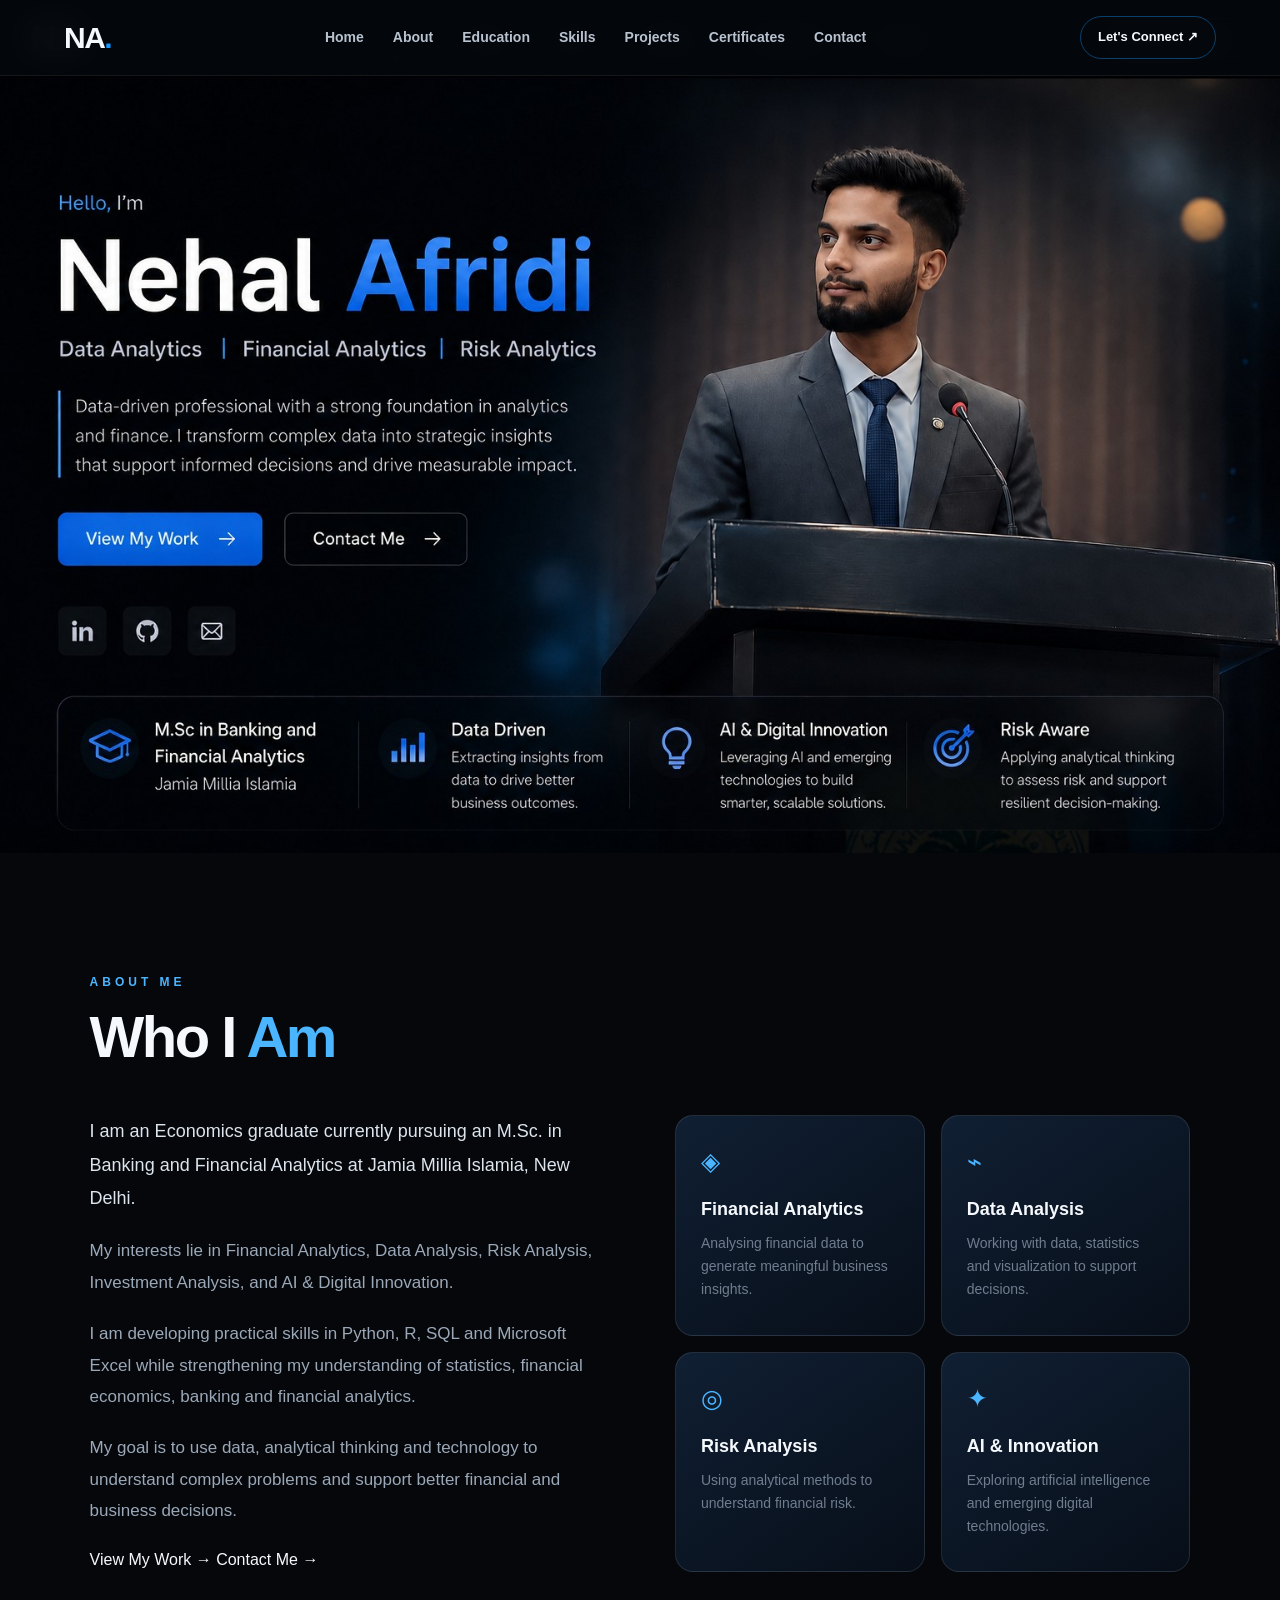
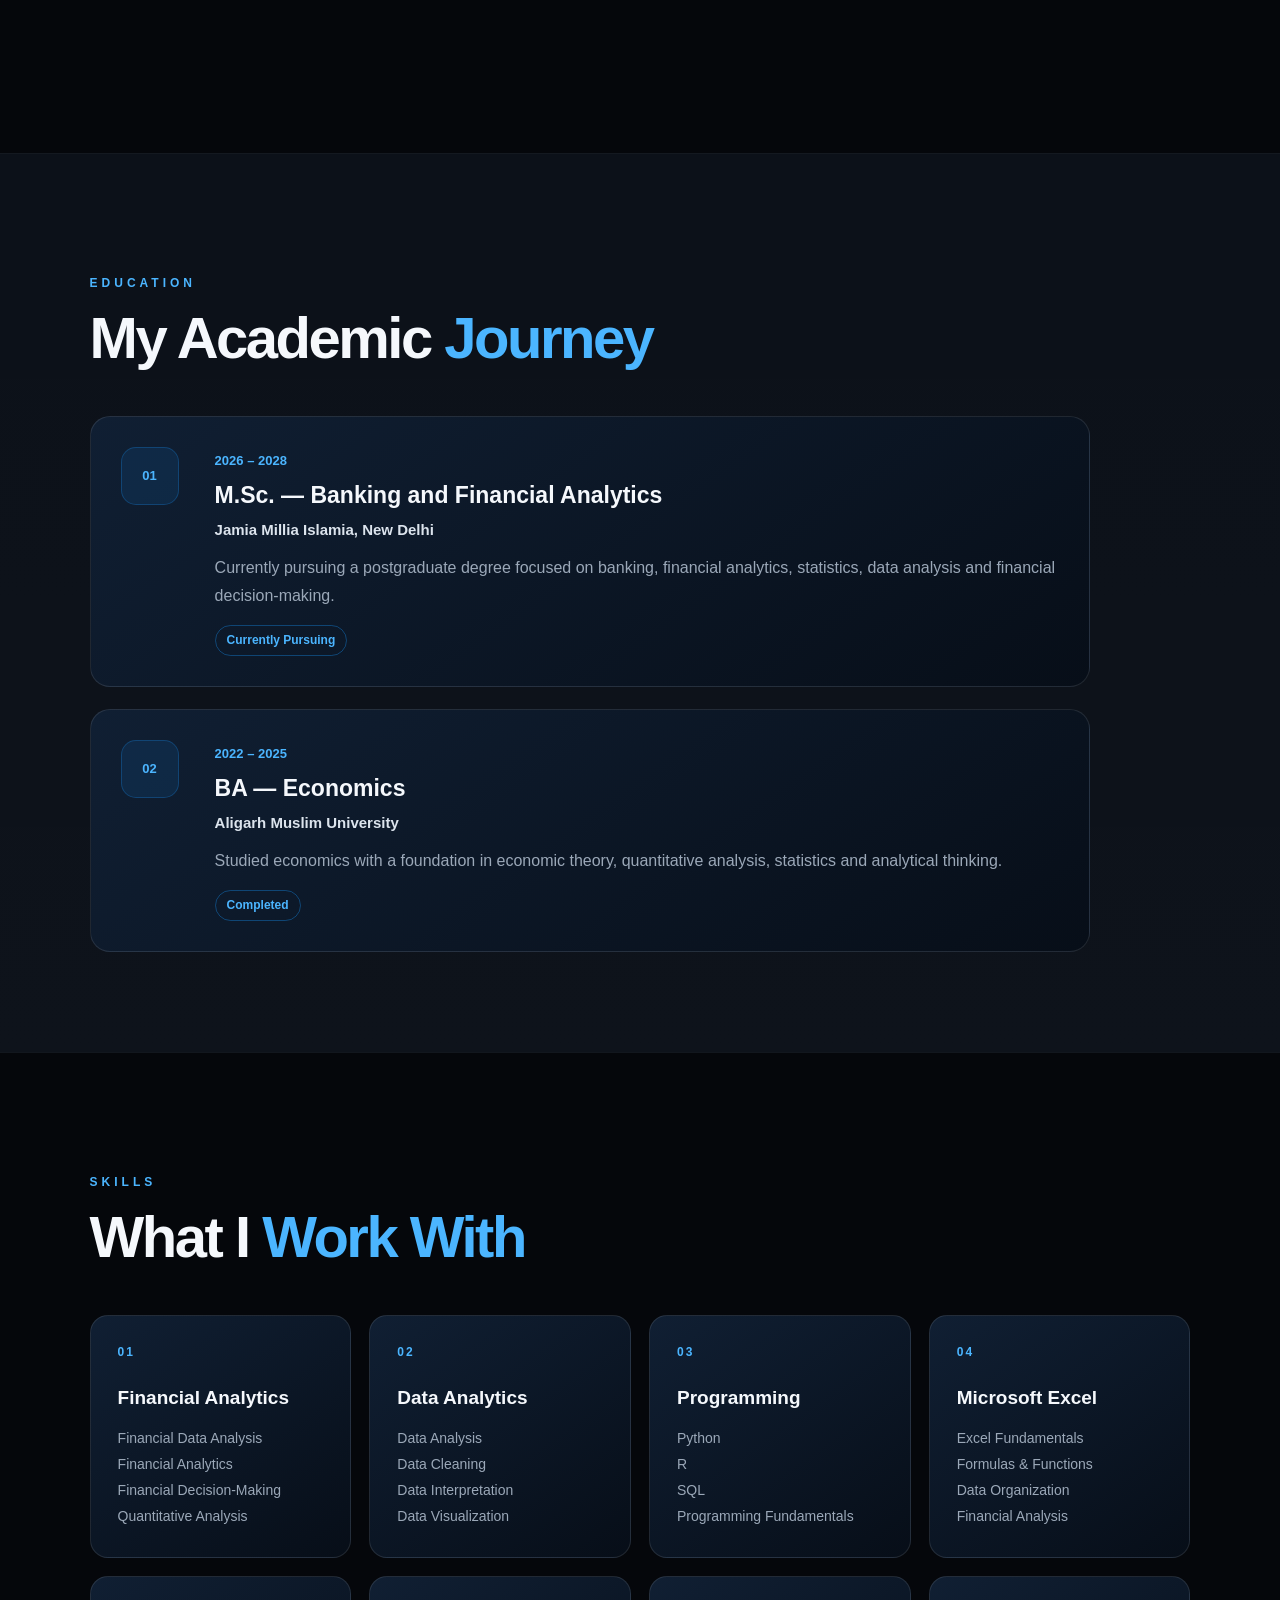
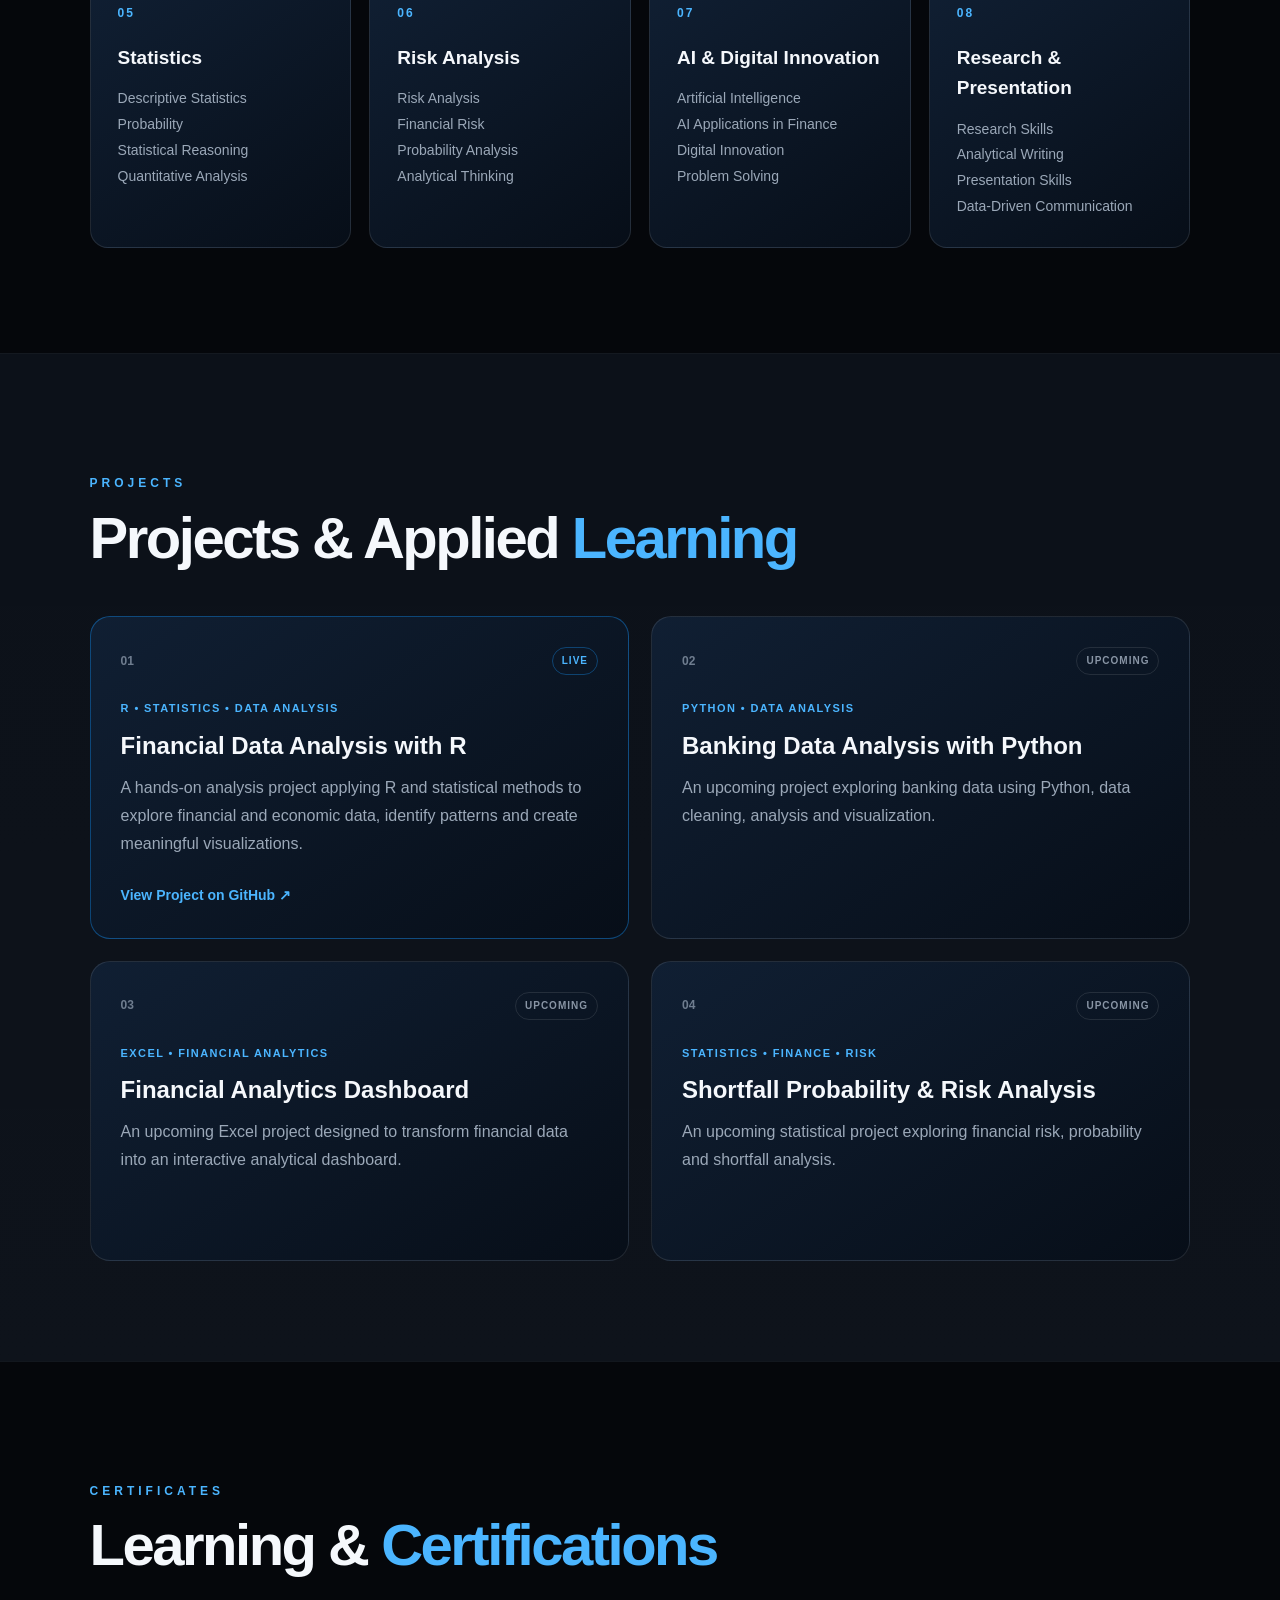
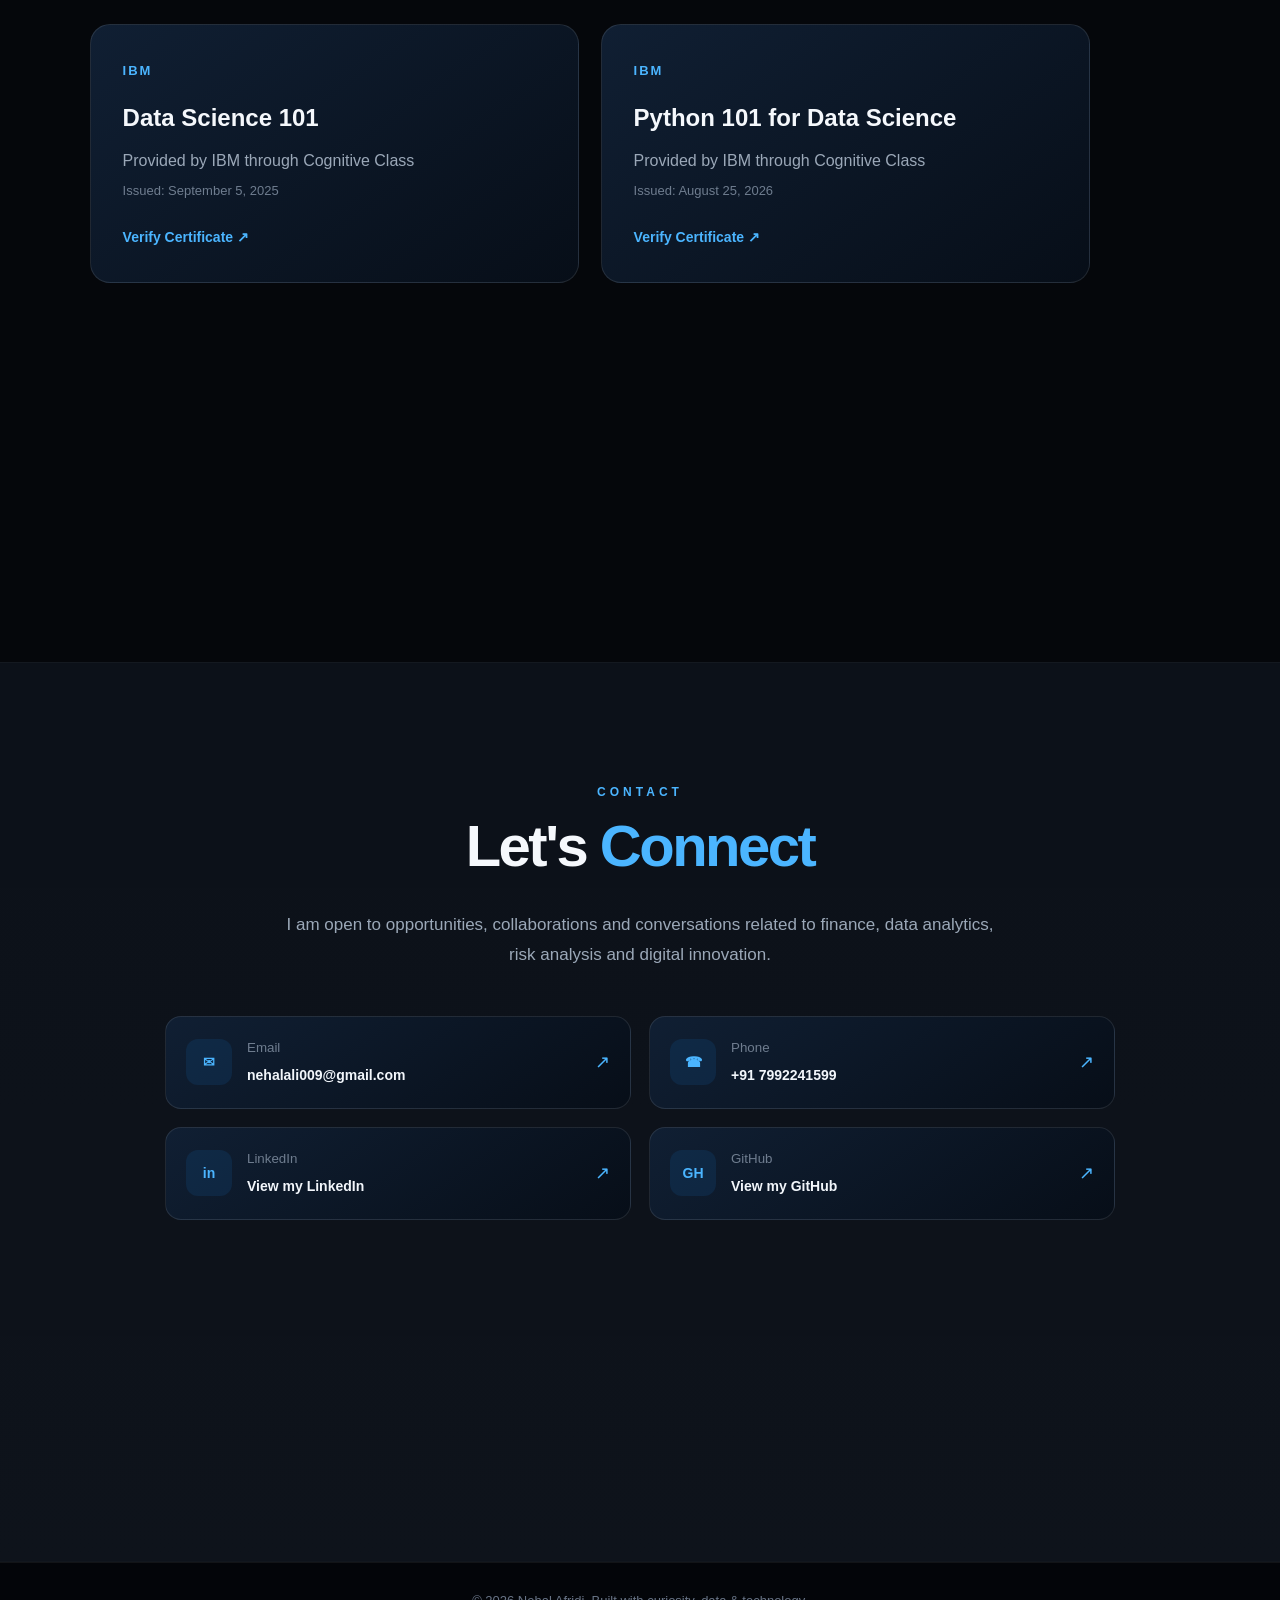
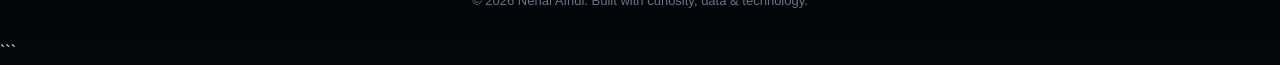
<file: index.html>
<!DOCTYPE html>
<html lang="en">
<head>
    <meta charset="UTF-8">
    <meta name="viewport" content="width=device-width, initial-scale=1.0">

    <meta name="description"
          content="Nehal Afridi — Banking & Financial Analytics, Data Analytics, Risk Analysis and AI & Digital Innovation.">

    <title>Nehal Afridi | Banking & Financial Analytics</title>

    <link rel="stylesheet" href="style.css">
</head>

<body>

<!-- =========================
     COVER PAGE
========================= -->

<section id="home" class="cover-section">

    <div class="cover-wrapper">

        <img
            src="cover-page.png"
            class="cover-image"
            alt="Nehal Afridi Portfolio Cover"
        >

        <!-- Invisible buttons over your cover image -->
        <div class="cover-hotspots">

            <a href="#home"
               class="hotspot nav-home"
               aria-label="Home"></a>

            <a href="#about"
               class="hotspot nav-about"
               aria-label="About"></a>

            <a href="#education"
               class="hotspot nav-education"
               aria-label="Education"></a>

            <a href="#skills"
               class="hotspot nav-skills"
               aria-label="Skills"></a>

            <a href="#projects"
               class="hotspot nav-projects"
               aria-label="Projects"></a>

            <a href="#certificates"
               class="hotspot nav-certificates"
               aria-label="Certificates"></a>

            <a href="#contact"
               class="hotspot nav-contact"
               aria-label="Contact"></a>


            <!-- Cover buttons -->

            <a href="#projects"
               class="hotspot work-button"
               aria-label="View My Work"></a>

            <a href="#contact"
               class="hotspot contact-button"
               aria-label="Contact Me"></a>


            <!-- Social icons -->

            <a href="https://www.linkedin.com/in/nehal-afridi-07728b222"
               target="_blank"
               rel="noopener noreferrer"
               class="hotspot linkedin-button"
               aria-label="LinkedIn"></a>

            <a href="https://github.com/nehalafridi"
               target="_blank"
               rel="noopener noreferrer"
               class="hotspot github-button"
               aria-label="GitHub"></a>

            <a href="mailto:nehalali009@gmail.com"
               class="hotspot email-button"
               aria-label="Email"></a>

        </div>

    </div>

</section>


<!-- =========================
     FIXED NAVIGATION
========================= -->

<header class="site-header" id="siteHeader">

    <a href="#home"
       class="logo"
       aria-label="Home">

        NA<span>.</span>

    </a>


    <button
        class="menu-toggle"
        id="menuToggle"
        aria-label="Open menu"
        aria-expanded="false">

        <span></span>
        <span></span>
        <span></span>

    </button>


    <nav class="site-nav" id="siteNav">

        <a href="#home">Home</a>

        <a href="#about">About</a>

        <a href="#education">Education</a>

        <a href="#skills">Skills</a>

        <a href="#projects">Projects</a>

        <a href="#certificates">Certificates</a>

        <a href="#contact">Contact</a>

    </nav>


    <a href="#contact"
       class="header-button">

        Let's Connect
        <span>↗</span>

    </a>

</header>



<main>


<!-- =========================
     ABOUT
========================= -->

<section id="about" class="section">

    <div class="section-container">

        <p class="section-label">
            ABOUT ME
        </p>

        <h2 class="section-title">
            Who I <span>Am</span>
        </h2>


        <div class="about-grid">

            <div class="about-text">

                <p>
                    I am an Economics graduate currently pursuing an
                    M.Sc. in Banking and Financial Analytics at
                    Jamia Millia Islamia, New Delhi.
                </p>

                <p>
                    My interests lie in Financial Analytics,
                    Data Analysis, Risk Analysis, Investment Analysis,
                    and AI & Digital Innovation.
                </p>

                <p>
                    I am developing practical skills in Python, R,
                    SQL and Microsoft Excel while strengthening my
                    understanding of statistics, financial economics,
                    banking and financial analytics.
                </p>

                <p>
                    My goal is to use data, analytical thinking and
                    technology to understand complex problems and
                    support better financial and business decisions.
                </p>
                <div class="section-buttons">

    <a href="#projects" class="professional-btn primary-btn">
        View My Work
        <span>→</span>
    </a>

    <a href="#contact" class="professional-btn secondary-btn">
        Contact Me
        <span>→</span>
    </a>

</div>

            </div>


            <div class="highlight-grid">

                <article class="highlight-card">

                    <div class="icon">◈</div>

                    <h3>
                        Financial Analytics
                    </h3>

                    <p>
                        Analysing financial data to generate
                        meaningful business insights.
                    </p>

                </article>


                <article class="highlight-card">

                    <div class="icon">⌁</div>

                    <h3>
                        Data Analysis
                    </h3>

                    <p>
                        Working with data, statistics and
                        visualization to support decisions.
                    </p>

                </article>


                <article class="highlight-card">

                    <div class="icon">◎</div>

                    <h3>
                        Risk Analysis
                    </h3>

                    <p>
                        Using analytical methods to understand
                        financial risk.
                    </p>

                </article>


                <article class="highlight-card">

                    <div class="icon">✦</div>

                    <h3>
                        AI & Innovation
                    </h3>

                    <p>
                        Exploring artificial intelligence and
                        emerging digital technologies.
                    </p>

                </article>

            </div>

        </div>

    </div>

</section>



<!-- =========================
     EDUCATION
========================= -->

<section id="education" class="section section-dark">

    <div class="section-container">

        <p class="section-label">
            EDUCATION
        </p>

        <h2 class="section-title">
            My Academic <span>Journey</span>
        </h2>


        <div class="education-list">


            <article class="education-card">

                <div class="education-number">
                    01
                </div>

                <div>

                    <span class="education-year">
                        2026 – 2028
                    </span>

                    <h3>
                        M.Sc. — Banking and Financial Analytics
                    </h3>

                    <h4>
                        Jamia Millia Islamia, New Delhi
                    </h4>

                    <p>
                        Currently pursuing a postgraduate degree
                        focused on banking, financial analytics,
                        statistics, data analysis and financial
                        decision-making.
                    </p>

                    <span class="status">
                        Currently Pursuing
                    </span>

                </div>

            </article>



            <article class="education-card">

                <div class="education-number">
                    02
                </div>

                <div>

                    <span class="education-year">
                        2022 – 2025
                    </span>

                    <h3>
                        BA — Economics
                    </h3>

                    <h4>
                        Aligarh Muslim University
                    </h4>

                    <p>
                        Studied economics with a foundation in
                        economic theory, quantitative analysis,
                        statistics and analytical thinking.
                    </p>

                    <span class="status">
                        Completed
                    </span>

                </div>

            </article>


        </div>

    </div>

</section>



<!-- =========================
     SKILLS
========================= -->

<section id="skills" class="section">

    <div class="section-container">

        <p class="section-label">
            SKILLS
        </p>

        <h2 class="section-title">
            What I <span>Work With</span>
        </h2>


        <div class="skills-grid">


            <article class="skill-card">

                <span>01</span>

                <h3>
                    Financial Analytics
                </h3>

                <p>
                    Financial Data Analysis<br>
                    Financial Analytics<br>
                    Financial Decision-Making<br>
                    Quantitative Analysis
                </p>

            </article>


            <article class="skill-card">

                <span>02</span>

                <h3>
                    Data Analytics
                </h3>

                <p>
                    Data Analysis<br>
                    Data Cleaning<br>
                    Data Interpretation<br>
                    Data Visualization
                </p>

            </article>


            <article class="skill-card">

                <span>03</span>

                <h3>
                    Programming
                </h3>

                <p>
                    Python<br>
                    R<br>
                    SQL<br>
                    Programming Fundamentals
                </p>

            </article>


            <article class="skill-card">

                <span>04</span>

                <h3>
                    Microsoft Excel
                </h3>

                <p>
                    Excel Fundamentals<br>
                    Formulas & Functions<br>
                    Data Organization<br>
                    Financial Analysis
                </p>

            </article>


            <article class="skill-card">

                <span>05</span>

                <h3>
                    Statistics
                </h3>

                <p>
                    Descriptive Statistics<br>
                    Probability<br>
                    Statistical Reasoning<br>
                    Quantitative Analysis
                </p>

            </article>


            <article class="skill-card">

                <span>06</span>

                <h3>
                    Risk Analysis
                </h3>

                <p>
                    Risk Analysis<br>
                    Financial Risk<br>
                    Probability Analysis<br>
                    Analytical Thinking
                </p>

            </article>


            <article class="skill-card">

                <span>07</span>

                <h3>
                    AI & Digital Innovation
                </h3>

                <p>
                    Artificial Intelligence<br>
                    AI Applications in Finance<br>
                    Digital Innovation<br>
                    Problem Solving
                </p>

            </article>


            <article class="skill-card">

                <span>08</span>

                <h3>
                    Research & Presentation
                </h3>

                <p>
                    Research Skills<br>
                    Analytical Writing<br>
                    Presentation Skills<br>
                    Data-Driven Communication
                </p>

            </article>


        </div>

    </div>

</section>



<!-- =========================
     PROJECTS
========================= -->

<section id="projects" class="section section-dark">

    <div class="section-container">

        <p class="section-label">
            PROJECTS
        </p>

        <h2 class="section-title">
            Projects & Applied <span>Learning</span>
        </h2>


        <div class="projects-grid">


            <article class="project-card featured">

                <div class="project-top">

                    <span>
                        01
                    </span>

                    <span class="project-status">
                        LIVE
                    </span>

                </div>


                <p class="project-category">
                    R • STATISTICS • DATA ANALYSIS
                </p>

                <h3>
                    Financial Data Analysis with R
                </h3>

                <p>
                    A hands-on analysis project applying R and
                    statistical methods to explore financial and
                    economic data, identify patterns and create
                    meaningful visualizations.
                </p>

                <a
                    href="https://github.com/nehalafridi"
                    target="_blank"
                    rel="noopener noreferrer">

                    View Project on GitHub
                    <span>↗</span>

                </a>

            </article>



            <article class="project-card">

                <div class="project-top">

                    <span>
                        02
                    </span>

                    <span class="project-status upcoming">
                        UPCOMING
                    </span>

                </div>

                <p class="project-category">
                    PYTHON • DATA ANALYSIS
                </p>

                <h3>
                    Banking Data Analysis with Python
                </h3>

                <p>
                    An upcoming project exploring banking data
                    using Python, data cleaning, analysis and
                    visualization.
                </p>

            </article>



            <article class="project-card">

                <div class="project-top">

                    <span>
                        03
                    </span>

                    <span class="project-status upcoming">
                        UPCOMING
                    </span>

                </div>

                <p class="project-category">
                    EXCEL • FINANCIAL ANALYTICS
                </p>

                <h3>
                    Financial Analytics Dashboard
                </h3>

                <p>
                    An upcoming Excel project designed to
                    transform financial data into an interactive
                    analytical dashboard.
                </p>

            </article>



            <article class="project-card">

                <div class="project-top">

                    <span>
                        04
                    </span>

                    <span class="project-status upcoming">
                        UPCOMING
                    </span>

                </div>

                <p class="project-category">
                    STATISTICS • FINANCE • RISK
                </p>

                <h3>
                    Shortfall Probability & Risk Analysis
                </h3>

                <p>
                    An upcoming statistical project exploring
                    financial risk, probability and shortfall
                    analysis.
                </p>

            </article>


        </div>

    </div>

</section>



<!-- =========================
     CERTIFICATES
========================= -->

<section id="certificates" class="section">

    <div class="section-container">

        <p class="section-label">
            CERTIFICATES
        </p>

        <h2 class="section-title">
            Learning & <span>Certifications</span>
        </h2>


        <div class="certificate-grid">


            <article class="certificate-card">

                <span class="certificate-provider">
                    IBM
                </span>

                <h3>
                    Data Science 101
                </h3>

                <p>
                    Provided by IBM through Cognitive Class
                </p>

                <span class="certificate-date">
                    Issued: September 5, 2025
                </span>

                <a
                    href="https://courses.cognitiveclass.ai/certificates/babfd68a8c654eea9ab80afb32810629"
                    target="_blank"
                    rel="noopener noreferrer">

                    Verify Certificate
                    <span>↗</span>

                </a>

            </article>



            <article class="certificate-card">

                <span class="certificate-provider">
                    IBM
                </span>

                <h3>
                    Python 101 for Data Science
                </h3>

                <p>
                    Provided by IBM through Cognitive Class
                </p>

                <span class="certificate-date">
                    Issued: August 25, 2026
                </span>

                <a
                    href="https://courses.cognitiveclass.ai/certificates/b45661bbaf0245d68fff0f317442476d"
                    target="_blank"
                    rel="noopener noreferrer">

                    Verify Certificate
                    <span>↗</span>

                </a>

            </article>


        </div>

    </div>

</section>



<!-- =========================
     CONTACT
========================= -->

<section id="contact" class="section section-dark contact-section">

    <div class="section-container">

        <p class="section-label">
            CONTACT
        </p>

        <h2 class="section-title">
            Let's <span>Connect</span>
        </h2>

        <p class="contact-intro">

            I am open to opportunities, collaborations and
            conversations related to finance, data analytics,
            risk analysis and digital innovation.

        </p>


        <div class="contact-grid">


            <a
                href="mailto:nehalali009@gmail.com"
                class="contact-card">

                <div class="contact-icon">
                    ✉
                </div>

                <div>

                    <small>
                        Email
                    </small>

                    <strong>
                        nehalali009@gmail.com
                    </strong>

                </div>

                <span class="arrow">
                    ↗
                </span>

            </a>



            <a
                href="tel:+917992241599"
                class="contact-card">

                <div class="contact-icon">
                    ☎
                </div>

                <div>

                    <small>
                        Phone
                    </small>

                    <strong>
                        +91 7992241599
                    </strong>

                </div>

                <span class="arrow">
                    ↗
                </span>

            </a>



            <a
                href="https://www.linkedin.com/in/nehal-afridi-07728b222"
                target="_blank"
                rel="noopener noreferrer"
                class="contact-card">

                <div class="contact-icon">
                    in
                </div>

                <div>

                    <small>
                        LinkedIn
                    </small>

                    <strong>
                        View my LinkedIn
                    </strong>

                </div>

                <span class="arrow">
                    ↗
                </span>

            </a>



            <a
                href="https://github.com/nehalafridi"
                target="_blank"
                rel="noopener noreferrer"
                class="contact-card">

                <div class="contact-icon">
                    GH
                </div>

                <div>

                    <small>
                        GitHub
                    </small>

                    <strong>
                        View my GitHub
                    </strong>

                </div>

                <span class="arrow">
                    ↗
                </span>

            </a>


        </div>

    </div>

</section>

</main>



<!-- =========================
     FOOTER
========================= -->

<footer>

    © 2026 Nehal Afridi.
    Built with curiosity, data & technology.

</footer>



<script src="script.js"></script>

</body>
</html>
```
</file>
<file: style.css>
/* =========================================================
   NEHAL AFRIDI — PROFESSIONAL PORTFOLIO
========================================================= */

:root {
    --background: #05070b;
    --background-two: #080d15;
    --card: #0c1522;

    --blue: #1597ff;
    --blue-light: #4bb5ff;

    --white: #f5f8fc;
    --text: #dce4ed;
    --muted: #9ba8b8;
    --muted-dark: #6f7d8f;
 
    --border: rgba(255,255,255,0.10);
    --border-blue: rgba(21,151,255,0.40);

    --shadow: 0 20px 60px rgba(0,0,0,0.35);
}


/* =========================================================
   RESET
========================================================= */

* {
    margin: 0;
    padding: 0;
    box-sizing: border-box;
}

html {
    scroll-behavior: smooth;
    scroll-padding-top: 80px;
}

body {
    min-width: 320px;
    background: var(--background);
    color: var(--white);

    font-family:
        Inter,
        Arial,
        Helvetica,
        sans-serif;

    line-height: 1.6;

    overflow-x: hidden;
}

a {
    color: inherit;
    text-decoration: none;
}

button {
    font: inherit;
}


/* =========================================================
   COVER PAGE
========================================================= */

.cover-section {
    width: 100%;
    background: #000;
    overflow: hidden;
}

.cover-wrapper {
    position: relative;
    width: 100%;
}

.cover-image {
    display: block;

    width: 100%;
    height: auto;

    max-width: 100%;

    user-select: none;
    -webkit-user-drag: none;
}


/* =========================================================
   COVER HOTSPOTS
========================================================= */

.cover-hotspots {
    position: absolute;

    top: 0;
    left: 0;

    width: 100%;
    height: 100%;

    z-index: 20;

    pointer-events: none;
}

.hotspot {
    position: absolute;

    display: block;

    background: transparent;

    pointer-events: auto;

    cursor: pointer;
}


/*
   NAVIGATION POSITIONS
*/

.nav-home {
    left: 26%;
    top: 2%;
    width: 7%;
    height: 8%;
}

.nav-about {
    left: 33%;
    top: 2%;
    width: 7%;
    height: 8%;
}

.nav-education {
    left: 40%;
    top: 2%;
    width: 9%;
    height: 8%;
}

.nav-skills {
    left: 49%;
    top: 2%;
    width: 7%;
    height: 8%;
}

.nav-projects {
    left: 56%;
    top: 2%;
    width: 7%;
    height: 8%;
}

.nav-certificates {
    left: 63%;
    top: 2%;
    width: 10%;
    height: 8%;
}

.nav-contact {
    left: 73%;
    top: 2%;
    width: 8%;
    height: 8%;
}


/*
   COVER BUTTONS
*/

.work-button {
    left: 8%;
    top: 57%;

    width: 17%;
    height: 12%;
}

.contact-button {
    left: 26%;
    top: 57%;

    width: 17%;
    height: 12%;
}


/*
   SOCIAL BUTTONS
*/

.linkedin-button {
    left: 8%;
    top: 72%;

    width: 4%;
    height: 9%;
}

.github-button {
    left: 12%;
    top: 72%;

    width: 4%;
    height: 9%;
}

.email-button {
    left: 16%;
    top: 72%;

    width: 4%;
    height: 9%;
}


/* =========================================================
   FIXED NAVIGATION
========================================================= */

.site-header {
    position: fixed;

    top: 0;
    left: 0;

    width: 100%;
    height: 76px;

    padding: 0 5%;

    display: flex;
    align-items: center;

    gap: 25px;

    background: rgba(4,7,12,0.90);

    backdrop-filter: blur(18px);
    -webkit-backdrop-filter: blur(18px);

    border-bottom: 1px solid rgba(255,255,255,0.07);

    transform: translateY(-120%);

    transition: transform 0.35s ease;

    z-index: 9999;
}

.site-header.visible {
    transform: translateY(0);
}


/* LOGO */

.logo {
    font-size: 30px;

    font-weight: 850;

    letter-spacing: -1.5px;
}

.logo span {
    color: var(--blue);
}


/* NAVIGATION */

.site-nav {
    flex: 1;

    display: flex;

    align-items: center;
    justify-content: center;

    gap: 25px;
}

.site-nav a {
    position: relative;

    padding: 8px 2px;

    color: #b9c3d0;

    font-size: 14px;

    font-weight: 650;

    transition: 0.2s ease;
}

.site-nav a:hover,
.site-nav a.active {
    color: var(--blue-light);
}

.site-nav a.active::after {
    content: "";

    position: absolute;

    left: 50%;
    bottom: -5px;

    width: 5px;
    height: 5px;

    border-radius: 50%;

    background: var(--blue-light);

    transform: translateX(-50%);
}


/* HEADER BUTTON */

.header-button {
    padding: 10px 17px;

    border: 1px solid var(--border-blue);

    border-radius: 50px;

    font-size: 13px;

    font-weight: 750;

    transition: 0.25s ease;
}

.header-button:hover {
    background: var(--blue);

    border-color: var(--blue);

    box-shadow:
        0 8px 30px rgba(21,151,255,0.25);
}


/* MOBILE MENU BUTTON */

.menu-toggle {
    display: none;

    width: 42px;
    height: 42px;

    border: 1px solid var(--border);

    background: rgba(255,255,255,0.03);

    border-radius: 10px;

    cursor: pointer;
}

.menu-toggle span {
    display: block;

    width: 18px;
    height: 2px;

    margin: 4px auto;

    background: white;

    border-radius: 5px;
}


/* =========================================================
   GENERAL SECTIONS
========================================================= */

.section {
    min-height: 100vh;

    padding: 120px 7% 100px;

    display: flex;
    align-items: flex-start;
}

.section-dark {
    background:
        linear-gradient(
            180deg,
            rgba(255,255,255,0.015),
            rgba(255,255,255,0.025)
        ),
        var(--background-two);

    border-top: 1px solid rgba(255,255,255,0.025);

    border-bottom: 1px solid rgba(255,255,255,0.025);
}

.section-container {
    width: min(1180px, 100%);

    margin: 0 auto;
}


/* SECTION TITLE */

.section-label {
    margin-bottom: 14px;

    color: var(--blue-light);

    font-size: 12px;

    font-weight: 850;

    letter-spacing: 4px;
}

.section-title {
    margin-bottom: 48px;

    font-size: clamp(38px, 5vw, 58px);

    line-height: 1.05;

    letter-spacing: -2.5px;
}

.section-title span {
    color: var(--blue-light);
}


/* =========================================================
   ABOUT
========================================================= */

.about-grid {
    display: grid;

    grid-template-columns: 1fr 1fr;

    gap: 70px;
}

.about-text {
    max-width: 650px;
}

.about-text p {
    margin-bottom: 20px;

    color: var(--muted);

    font-size: 17px;

    line-height: 1.85;
}

.about-text p:first-child {
    color: var(--text);

    font-size: 18px;
}


/* HIGHLIGHTS */

.highlight-grid {
    display: grid;

    grid-template-columns: 1fr 1fr;

    gap: 16px;
}

.highlight-card {
    min-height: 190px;

    padding: 25px;

    background:
        linear-gradient(
            145deg,
            #101f33,
            #070e18
        );

    border: 1px solid var(--border);

    border-radius: 18px;

    transition: 0.28s ease;
}

.highlight-card:hover {
    transform: translateY(-5px);

    border-color: var(--border-blue);

    box-shadow: var(--shadow);
}

.highlight-card .icon {
    margin-bottom: 14px;

    color: var(--blue-light);

    font-size: 25px;
}

.highlight-card h3 {
    margin-bottom: 8px;

    font-size: 18px;
}

.highlight-card p {
    color: var(--muted-dark);

    font-size: 14px;

    line-height: 1.65;
}


/* =========================================================
   EDUCATION
========================================================= */

.education-list {
    display: grid;

    gap: 22px;

    max-width: 1000px;
}

.education-card {
    display: grid;

    grid-template-columns: 70px 1fr;

    gap: 24px;

    padding: 30px;

    background:
        linear-gradient(
            145deg,
            #101f33,
            #070e18
        );

    border: 1px solid var(--border);

    border-radius: 20px;

    transition: 0.28s ease;
}

.education-card:hover {
    transform: translateY(-4px);

    border-color: var(--border-blue);
}

.education-number {
    width: 58px;
    height: 58px;

    display: grid;

    place-items: center;

    border-radius: 15px;

    background: rgba(21,151,255,0.10);

    border: 1px solid rgba(21,151,255,0.25);

    color: var(--blue-light);

    font-size: 13px;

    font-weight: 850;
}

.education-year {
    display: inline-block;

    margin-bottom: 9px;

    color: var(--blue-light);

    font-size: 13px;

    font-weight: 800;
}

.education-card h3 {
    margin-bottom: 7px;

    font-size: 23px;

    line-height: 1.3;
}

.education-card h4 {
    margin-bottom: 12px;

    color: #dce4ed;

    font-size: 15px;
}

.education-card p {
    color: var(--muted);

    line-height: 1.75;
}

.status {
    display: inline-block;

    margin-top: 15px;

    padding: 5px 11px;

    border: 1px solid rgba(21,151,255,0.35);

    border-radius: 50px;

    color: var(--blue-light);

    font-size: 12px;

    font-weight: 700;
}


/* =========================================================
   SKILLS
========================================================= */

.skills-grid {
    display: grid;

    grid-template-columns: repeat(4, 1fr);

    gap: 18px;
}

.skill-card {
    min-height: 220px;

    padding: 27px;

    background:
        linear-gradient(
            145deg,
            #101f33,
            #070e18
        );

    border: 1px solid var(--border);

    border-radius: 18px;

    transition: 0.28s ease;
}

.skill-card:hover {
    transform: translateY(-5px);

    border-color: var(--border-blue);

    box-shadow: var(--shadow);
}

.skill-card > span {
    display: block;

    margin-bottom: 20px;

    color: var(--blue-light);

    font-size: 12px;

    font-weight: 850;

    letter-spacing: 2px;
}

.skill-card h3 {
    margin-bottom: 13px;

    font-size: 19px;
}

.skill-card p {
    color: var(--muted);

    font-size: 14px;

    line-height: 1.85;
}


/* =========================================================
   PROJECTS
========================================================= */

.projects-grid {
    display: grid;

    grid-template-columns: 1fr 1fr;

    gap: 22px;
}

.project-card {
    min-height: 300px;

    padding: 30px;

    background:
        linear-gradient(
            145deg,
            #101f33,
            #070e18
        );

    border: 1px solid var(--border);

    border-radius: 20px;

    transition: 0.28s ease;
}

.project-card:hover {
    transform: translateY(-5px);

    border-color: var(--border-blue);

    box-shadow: var(--shadow);
}

.project-card.featured {
    border-color: var(--border-blue);
}

.project-top {
    display: flex;

    align-items: center;

    justify-content: space-between;

    margin-bottom: 25px;

    color: var(--muted-dark);

    font-size: 12px;

    font-weight: 800;
}

.project-status {
    padding: 5px 9px;

    border: 1px solid rgba(21,151,255,0.35);

    border-radius: 50px;

    color: var(--blue-light);

    font-size: 10px;

    letter-spacing: 1px;
}

.project-status.upcoming {
    color: #8995a5;

    border-color: rgba(255,255,255,0.10);
}

.project-category {
    margin-bottom: 13px;

    color: var(--blue-light);

    font-size: 11px;

    font-weight: 850;

    letter-spacing: 1.4px;
}

.project-card h3 {
    margin-bottom: 13px;

    font-size: 24px;

    line-height: 1.25;
}

.project-card > p:not(.project-category) {
    margin-bottom: 24px;

    color: var(--muted);

    line-height: 1.75;
}

.project-card a {
    color: var(--blue-light);

    font-size: 14px;

    font-weight: 750;
}

.project-card a span {
    transition: 0.2s ease;
}

.project-card a:hover span {
    display: inline-block;

    transform: translate(3px, -3px);
}


/* =========================================================
   CERTIFICATES
========================================================= */

.certificate-grid {
    display: grid;

    grid-template-columns: 1fr 1fr;

    gap: 22px;

    max-width: 1000px;
}

.certificate-card {
    padding: 32px;

    background:
        linear-gradient(
            145deg,
            #101f33,
            #070e18
        );

    border: 1px solid var(--border);

    border-radius: 20px;

    transition: 0.28s ease;
}

.certificate-card:hover {
    transform: translateY(-5px);

    border-color: var(--border-blue);
}

.certificate-provider {
    display: inline-block;

    margin-bottom: 18px;

    color: var(--blue-light);

    font-size: 13px;

    font-weight: 900;

    letter-spacing: 2px;
}

.certificate-card h3 {
    margin-bottom: 10px;

    font-size: 24px;
}

.certificate-card p {
    margin-bottom: 8px;

    color: var(--muted);
}

.certificate-date {
    display: block;

    margin-bottom: 22px;

    color: var(--muted-dark);

    font-size: 13px;
}

.certificate-card a {
    color: var(--blue-light);

    font-size: 14px;

    font-weight: 750;
}


/* =========================================================
   CONTACT
========================================================= */

.contact-section {
    text-align: center;
}

.contact-intro {
    max-width: 720px;

    margin: -15px auto 45px;

    color: var(--muted);

    font-size: 17px;

    line-height: 1.8;
}

.contact-grid {
    display: grid;

    grid-template-columns: 1fr 1fr;

    gap: 18px;

    max-width: 950px;

    margin: auto;

    text-align: left;
}

.contact-card {
    display: flex;

    align-items: center;

    gap: 15px;

    min-height: 92px;

    padding: 20px;

    background:
        linear-gradient(
            145deg,
            #101f33,
            #070e18
        );

    border: 1px solid var(--border);

    border-radius: 16px;

    transition: 0.28s ease;
}

.contact-card:hover {
    transform: translateY(-4px);

    border-color: var(--border-blue);
}

.contact-icon {
    width: 46px;
    height: 46px;

    flex: 0 0 46px;

    display: grid;

    place-items: center;

    border-radius: 12px;

    background: rgba(21,151,255,0.10);

    color: var(--blue-light);

    font-size: 14px;

    font-weight: 850;
}

.contact-card small {
    display: block;

    margin-bottom: 4px;

    color: var(--muted-dark);
}

.contact-card strong {
    color: #f2f6fb;

    font-size: 14px;

    word-break: break-word;
}

.arrow {
    margin-left: auto;

    color: var(--blue-light);

    font-size: 18px;
}


/* =========================================================
   FOOTER
========================================================= */

footer {
    padding: 28px 20px;

    text-align: center;

    background: #030509;

    border-top: 1px solid rgba(255,255,255,0.06);

    color: #687486;

    font-size: 13px;
}


/* =========================================================
   TABLET
========================================================= */

@media (max-width: 1100px) {

    .site-header {
        padding: 0 3%;
    }

    .site-nav {
        gap: 16px;
    }

    .site-nav a {
        font-size: 12px;
    }

    .skills-grid {
        grid-template-columns: repeat(2, 1fr);
    }

    .section {
        padding-left: 5%;
        padding-right: 5%;
    }
}


/* =========================================================
   MOBILE
========================================================= */

@media (max-width: 800px) {

    .site-header {
        height: 68px;

        padding: 0 20px;
    }

    .logo {
        font-size: 27px;
    }

    .menu-toggle {
        display: block;

        margin-left: auto;
    }

    .site-nav {
        position: absolute;

        top: 68px;
        left: 0;
        right: 0;

        display: none;

        flex-direction: column;

        align-items: stretch;

        gap: 0;

        padding: 8px 20px 15px;

        background: rgba(4,7,12,0.98);

        border-bottom:
            1px solid rgba(255,255,255,0.08);
    }

    .site-nav.open {
        display: flex;
    }

    .site-nav a {
        padding: 13px 8px;

        font-size: 14px;
    }

    .site-nav a.active::after {
        display: none;
    }

    .header-button {
        display: none;
    }

    .about-grid {
        grid-template-columns: 1fr;

        gap: 35px;
    }

    .skills-grid {
        grid-template-columns: 1fr 1fr;
    }

    .projects-grid {
        grid-template-columns: 1fr;
    }

    .certificate-grid {
        grid-template-columns: 1fr;
    }

    .contact-grid {
        grid-template-columns: 1fr;
    }
}


/* =========================================================
   SMALL MOBILE
========================================================= */

@media (max-width: 600px) {

    .section {
        min-height: auto;

        padding:
            90px
            6%
            75px;
    }

    .section-title {
        font-size: 38px;

        margin-bottom: 32px;
    }

    .highlight-grid,
    .skills-grid {
        grid-template-columns: 1fr;
    }

    .education-card {
        grid-template-columns: 1fr;

        gap: 16px;

        padding: 24px;
    }

    .project-card,
    .certificate-card {
        padding: 24px;
    }

    .contact-card {
        padding: 18px;
    }
}


/* =========================================================
   ACCESSIBILITY
========================================================= */

:focus-visible {
    outline: 2px solid var(--blue-light);

    outline-offset: 4px;
}


@media (prefers-reduced-motion: reduce) {

    html {
        scroll-behavior: auto;
    }

    * {
        transition: none !important;
    }
}

/* =========================================================
   FINAL NAVIGATION FIX — CLEAN VERSION
   Desktop: cover image is clean at the top; fixed nav appears
   after leaving the cover.
   Mobile: fixed header + working hamburger from the start.
========================================================= */

/* Keep the fixed header hidden until JavaScript adds .visible. */
.site-header {
    transform: translateY(-120%);
    transition: transform 0.35s ease;
    pointer-events: none;
}

.site-header.visible {
    transform: translateY(0);
    pointer-events: auto;
}

/* The cover image must remain the complete first screen on desktop. */
#home,
.cover-section,
.cover-wrapper,
.cover-image {
    margin-top: 0;
}

/* ---------------------------------------------------------
   MOBILE HEADER
--------------------------------------------------------- */
@media (max-width: 800px) {

    .site-header {
        position: fixed !important;
        top: 0 !important;
        left: 0 !important;
        right: 0 !important;
        width: 100% !important;
        height: 68px !important;
        min-height: 68px !important;
        padding: 0 18px !important;

        display: flex !important;
        align-items: center !important;
        gap: 0 !important;

        background: rgba(4, 7, 12, 0.96) !important;
        backdrop-filter: blur(18px) !important;
        -webkit-backdrop-filter: blur(18px) !important;

        z-index: 99999 !important;

        /* Always visible on mobile. */
        transform: translateY(0) !important;
        pointer-events: auto !important;
    }

    .site-header .logo {
        font-size: 28px !important;
        line-height: 1 !important;
        flex-shrink: 0 !important;
    }

    /* Hamburger */
    .site-header .menu-toggle {
        display: flex !important;
        flex-direction: column !important;
        align-items: center !important;
        justify-content: center !important;

        width: 44px !important;
        height: 44px !important;
        margin-left: auto !important;
        padding: 0 !important;

        border: 1px solid rgba(255,255,255,0.12) !important;
        border-radius: 12px !important;
        background: rgba(255,255,255,0.04) !important;

        cursor: pointer !important;
        z-index: 100001 !important;
    }

    .site-header .menu-toggle span {
        display: block !important;
        width: 20px !important;
        height: 2px !important;
        margin: 3px 0 !important;
        background: #ffffff !important;
        border-radius: 10px !important;
    }

    /* Mobile dropdown */
    .site-header .site-nav {
        position: absolute !important;
        top: 68px !important;
        left: 0 !important;
        right: 0 !important;

        width: 100% !important;
        height: auto !important;
        min-height: 0 !important;

        display: none !important;
        flex-direction: column !important;
        align-items: stretch !important;
        justify-content: flex-start !important;
        gap: 4px !important;

        margin: 0 !important;
        padding: 10px 16px 16px !important;

        background: rgba(4,7,12,0.98) !important;
        border-top: 1px solid rgba(255,255,255,0.05) !important;
        border-bottom: 1px solid rgba(255,255,255,0.10) !important;
        border-left: 0 !important;
        border-right: 0 !important;

        box-shadow: 0 18px 35px rgba(0,0,0,0.35) !important;
        backdrop-filter: blur(18px) !important;
        -webkit-backdrop-filter: blur(18px) !important;

        z-index: 100000 !important;
    }

    .site-header .site-nav.open {
        display: flex !important;
    }

    .site-header .site-nav a {
        display: flex !important;
        align-items: center !important;
        justify-content: center !important;

        width: 100% !important;
        min-width: 0 !important;
        height: 46px !important;
        min-height: 46px !important;
        margin: 0 !important;
        padding: 0 15px !important;

        color: #dce4ed !important;
        background: transparent !important;
        border: 1px solid transparent !important;
        border-radius: 9px !important;

        font-size: 15px !important;
        font-weight: 700 !important;
        line-height: 1 !important;
        transform: none !important;
        box-shadow: none !important;
    }

    .site-header .site-nav a:hover,
    .site-header .site-nav a:active {
        color: #ffffff !important;
        background: rgba(21,151,255,0.10) !important;
        border-color: rgba(21,151,255,0.25) !important;
        transform: none !important;
    }

    .site-header .site-nav a.active {
        color: #ffffff !important;
        background: rgba(21,151,255,0.14) !important;
        border-color: rgba(21,151,255,0.45) !important;
        box-shadow: none !important;
    }

    .site-header .site-nav a.active::after {
        display: none !important;
        content: none !important;
    }

    .site-header .header-button {
        display: none !important;
    }

    /* No artificial gap above the cover. */
    body {
        padding-top: 0 !important;
    }

    #home,
    .cover-section {
        width: 100% !important;
        height: auto !important;
        min-height: 0 !important;
        margin: 0 !important;
        padding: 0 !important;
        overflow: hidden !important;
    }

    .cover-wrapper {
        width: 100% !important;
        height: auto !important;
        margin: 0 !important;
        padding: 0 !important;
    }

    .cover-image {
        display: block !important;
        width: 100% !important;
        max-width: 100% !important;
        height: auto !important;
        margin: 0 !important;
        padding: 0 !important;
        object-fit: contain !important;
    }

    /* Keep sections clear of the fixed mobile header when navigated to. */
    #about,
    #education,
    #skills,
    #projects,
    #certificates,
    #contact {
        scroll-margin-top: 78px !important;
    }
}

/* Small phones */
@media (max-width: 420px) {
    .site-header {
        padding-left: 16px !important;
        padding-right: 16px !important;
    }

    .site-header .logo {
        font-size: 26px !important;
    }
}
/* =========================================================
   FINAL MOBILE COVER + SPACING FIX
   ========================================================= */

@media (max-width: 800px) {

    /* Keep the fixed mobile navigation at the top */
    .site-header {
        position: fixed !important;
        top: 0 !important;
        left: 0 !important;
        width: 100% !important;
        height: 68px !important;
        z-index: 99999 !important;
    }

    /*
       Move the cover DOWN so it starts below
       the mobile navigation.
    */
    #home {
        margin-top: 68px !important;
    }

    .cover-section {
        margin-top: 0 !important;
        padding: 0 !important;
        min-height: 0 !important;
        height: auto !important;
    }

    .cover-wrapper {
        margin: 0 !important;
        padding: 0 !important;
        height: auto !important;
    }

    .cover-image {
        display: block !important;
        width: 100% !important;
        height: auto !important;
        margin: 0 !important;
    }

    /*
       IMPORTANT:
       Remove the huge empty area after the cover.
    */
    #about {
        margin-top: 0 !important;
        padding-top: 90px !important;
        min-height: auto !important;
    }
}
/* =========================================================
   FINAL MOBILE GAP FIX
   ========================================================= */

@media (max-width: 800px) {

    /* Cover starts below the fixed mobile navigation */
    .home-section,
    #home,
    .cover-section {
        min-height: 0 !important;
        height: auto !important;
        margin: 0 !important;
    }

    /* Keep the cover below the mobile header */
    .cover-section {
        padding-top: 68px !important;
    }

    .cover-stage,
    .cover-wrapper {
        height: auto !important;
        min-height: 0 !important;
        margin: 0 !important;
        padding: 0 !important;
    }

    .cover-image {
        display: block !important;
        width: 100% !important;
        height: auto !important;
        margin: 0 !important;
        padding: 0 !important;
    }

    /* About should come immediately after the cover */
    #about {
        margin-top: 0 !important;
        padding-top: 75px !important;
    }
}
/* =========================================================
   MOBILE COVER POSITION FIX
   ========================================================= */

@media (max-width: 800px) {

    .cover-section {
        margin-top: 68px;
    }

}
/* =========================================================
   FINAL MOBILE NAVBAR / COVER FIX
   ========================================================= */

@media (max-width: 800px) {

    /* Keep the fixed navbar completely separate from the cover */
    .home-section {
        padding-top: 68px !important;
        margin: 0 !important;
        min-height: 0 !important;
    }

    .cover-stage {
        margin: 0 !important;
        padding: 0 !important;
    }

    .cover-image {
        display: block !important;
        width: 100% !important;
        height: auto !important;
        margin: 0 !important;
        transform: none !important;
    }

}
/* =========================================================
   MOBILE — MOVE COVER BELOW FIXED NAVBAR
   ========================================================= */

@media (max-width: 800px) {

    /* Push the entire cover below the 68px mobile navbar */
    #home.cover-section {
        margin-top: 68px !important;
    }

    /* Keep the cover itself unchanged */
    #home .cover-wrapper {
        margin-top: 0 !important;
        padding-top: 0 !important;
    }

    #home .cover-image {
        margin-top: 0 !important;
    }

    /* Reduce the empty space after the cover */
    #about {
        padding-top: 25px !important;
    }
}
/* =========================================================
   DESKTOP ONLY — KEEP NAVIGATION VISIBLE
   Mobile version is NOT affected
   ========================================================= */

@media (min-width: 801px) {

    .navbar,
    .site-header {
        position: fixed !important;
        top: 0 !important;
        left: 0 !important;
        right: 0 !important;
        width: 100% !important;

        transform: translateY(0) !important;
        visibility: visible !important;
        opacity: 1 !important;

        z-index: 99999 !important;
    }

    html {
        scroll-padding-top: 90px !important;
    }

    main > section {
        scroll-margin-top: 90px !important;
    }

    .navbar.visible,
    .site-header.visible {
        transform: translateY(0) !important;
    }
}
</file>
